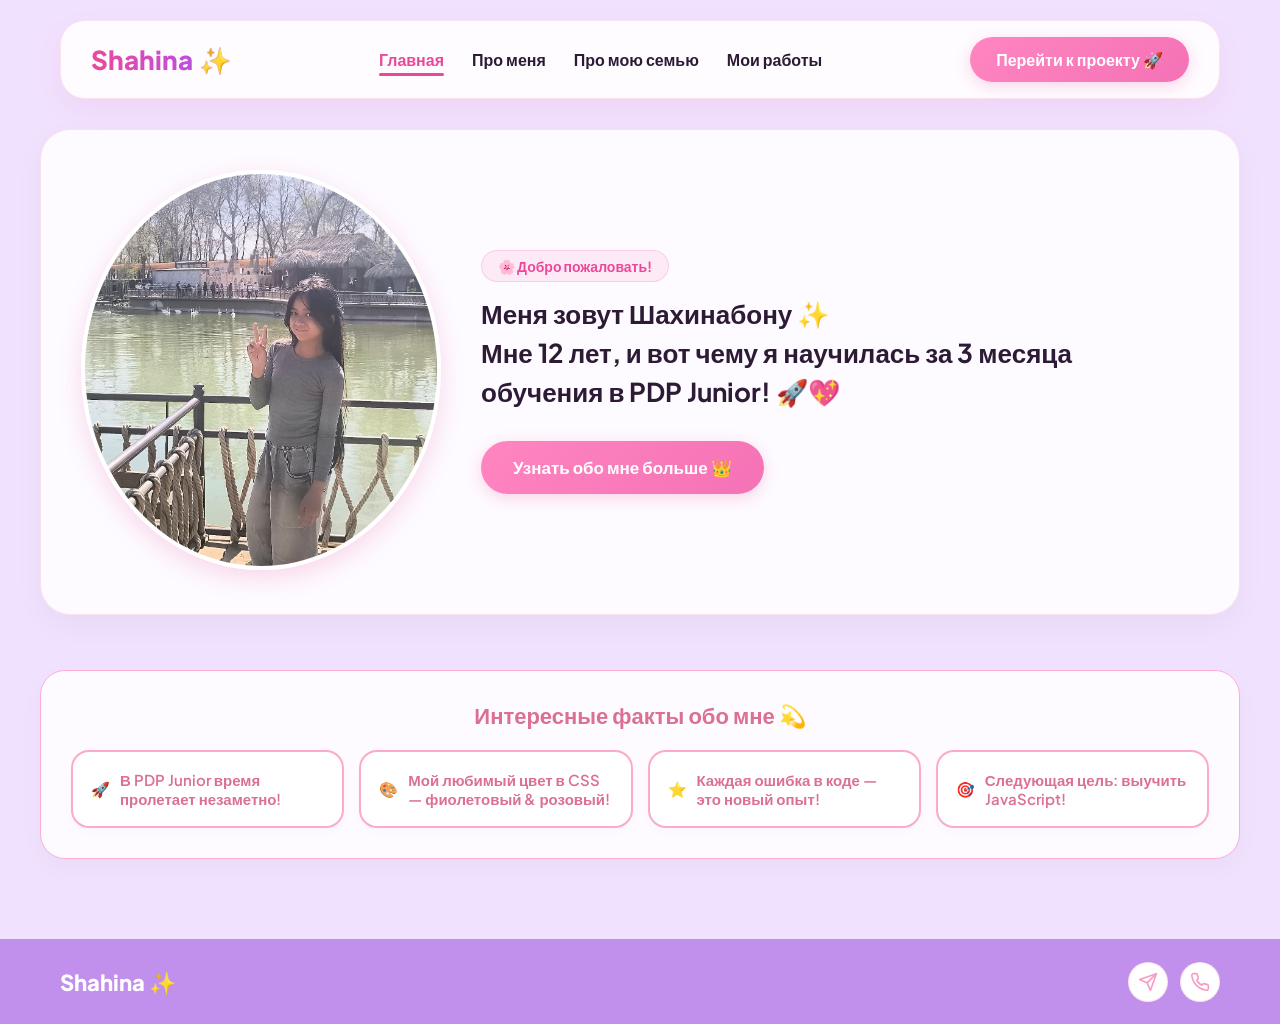
<file: index.html>
<!DOCTYPE html>
<html lang="ru">

<head>
    <meta charset="UTF-8">
    <meta name="viewport" content="width=device-width, initial-scale=1.0">
    <title>Портфолио | Шахина ✨</title>
    <link rel="stylesheet" href="style.css">
</head>

<body>
    <header>
        <div class="container">
            <nav class="navbar">
                <a class="logo" href="index.html">Shahina <span class="sparkle-icon">✨</span></a>
                <ul class="nav_links">
                    <li><a href="index.html" class="nav_link active">Главная</a></li>
                    <li><a href="about.html" class="nav_link">Про меня</a></li>
                    <li><a href="family.html" class="nav_link">Про мою семью</a></li>
                    <li><a href="works.html" class="nav_link">Мои работы</a></li>
                </ul>
                <a href="https://flowers-loyiham.netlify.app/" target="_blank" class="btn">Перейти к проекту 🚀</a>
            </nav>
        </div>

        <section class="hero-section container">
            <div class="hero-content">
                <div class="hero-img-wrapper">
                    <img class="hero-img animate-float" src="shahina.png" alt="Шахина">
                    <div class="glow-ring"></div>
                </div>
                <div class="hero-text">
                    <div class="badge">🌸 Добро пожаловать!</div>
                    <h1 class="title3">
                        Меня зовут <span class="highlight">Шахинабону</span> ✨<br>
                        Мне 12 лет, и вот чему я научилась за 3 месяца обучения в PDP Junior! 🚀💖
                    </h1>
                    <a href="about.html" class="btn btn-large">Узнать обо мне больше 👑</a>
                </div>
            </div>
        </section>

        <div class="cards2 container">
            <h2 class="fact-header">Интересные факты обо мне 💫</h2>
            <div class="facts-grid">
                <div class="fact-item"><span class="fact-emoji">🚀</span> В PDP Junior время пролетает незаметно!</div>
                <div class="fact-item"><span class="fact-emoji">🎨</span> Мой любимый цвет в CSS — фиолетовый & розовый!
                </div>
                <div class="fact-item"><span class="fact-emoji">⭐️</span> Каждая ошибка в коде — это новый опыт!</div>
                <div class="fact-item"><span class="fact-emoji">🎯</span> Следующая цель: выучить JavaScript!</div>
            </div>
        </div>
    </header>

    <footer class="footer">
        <div class="footer-container">
            <div class="footer-logo">Shahina ✨</div>
            <div class="footer-socials">
                <a href="https://t.me/shahisha_papinadocha" target="_blank" rel="noopener noreferrer"
                    class="social-icon telegram" title="Telegram">
                    <svg xmlns="http://www.w3.org/2000/svg" width="20" height="20" viewBox="0 0 24 24" fill="none"
                        stroke="currentColor" stroke-width="2" stroke-linecap="round" stroke-linejoin="round">
                        <line x1="22" y1="2" x2="11" y2="13"></line>
                        <polygon points="22 2 15 22 11 13 2 9 22 2"></polygon>
                    </svg>
                </a>
                <a href="tel:+998776643979" class="social-icon phone" title="Позвонить">
                    <svg xmlns="http://www.w3.org/2000/svg" width="20" height="20" viewBox="0 0 24 24" fill="none"
                        stroke="currentColor" stroke-width="2" stroke-linecap="round" stroke-linejoin="round">
                        <path
                            d="M22 16.92v3a2 2 0 0 1-2.18 2 19.79 19.79 0 0 1-8.63-3.07 19.5 19.5 0 0 1-6-6 19.79 19.79 0 0 1-3.07-8.67A2 2 0 0 1 4.11 2h3a2 2 0 0 1 2 1.72 12.84 12.84 0 0 0 .7 2.81 2 2 0 0 1-.45 2.11L8.09 9.91a16 16 0 0 0 6 6l1.27-1.27a2 2 0 0 1 2.11-.45 12.84 12.84 0 0 0 2.81.7A2 2 0 0 1 22 16.92z">
                        </path>
                    </svg>
                </a>
            </div>
        </div>
    </footer>
</body>

</html>
</file>
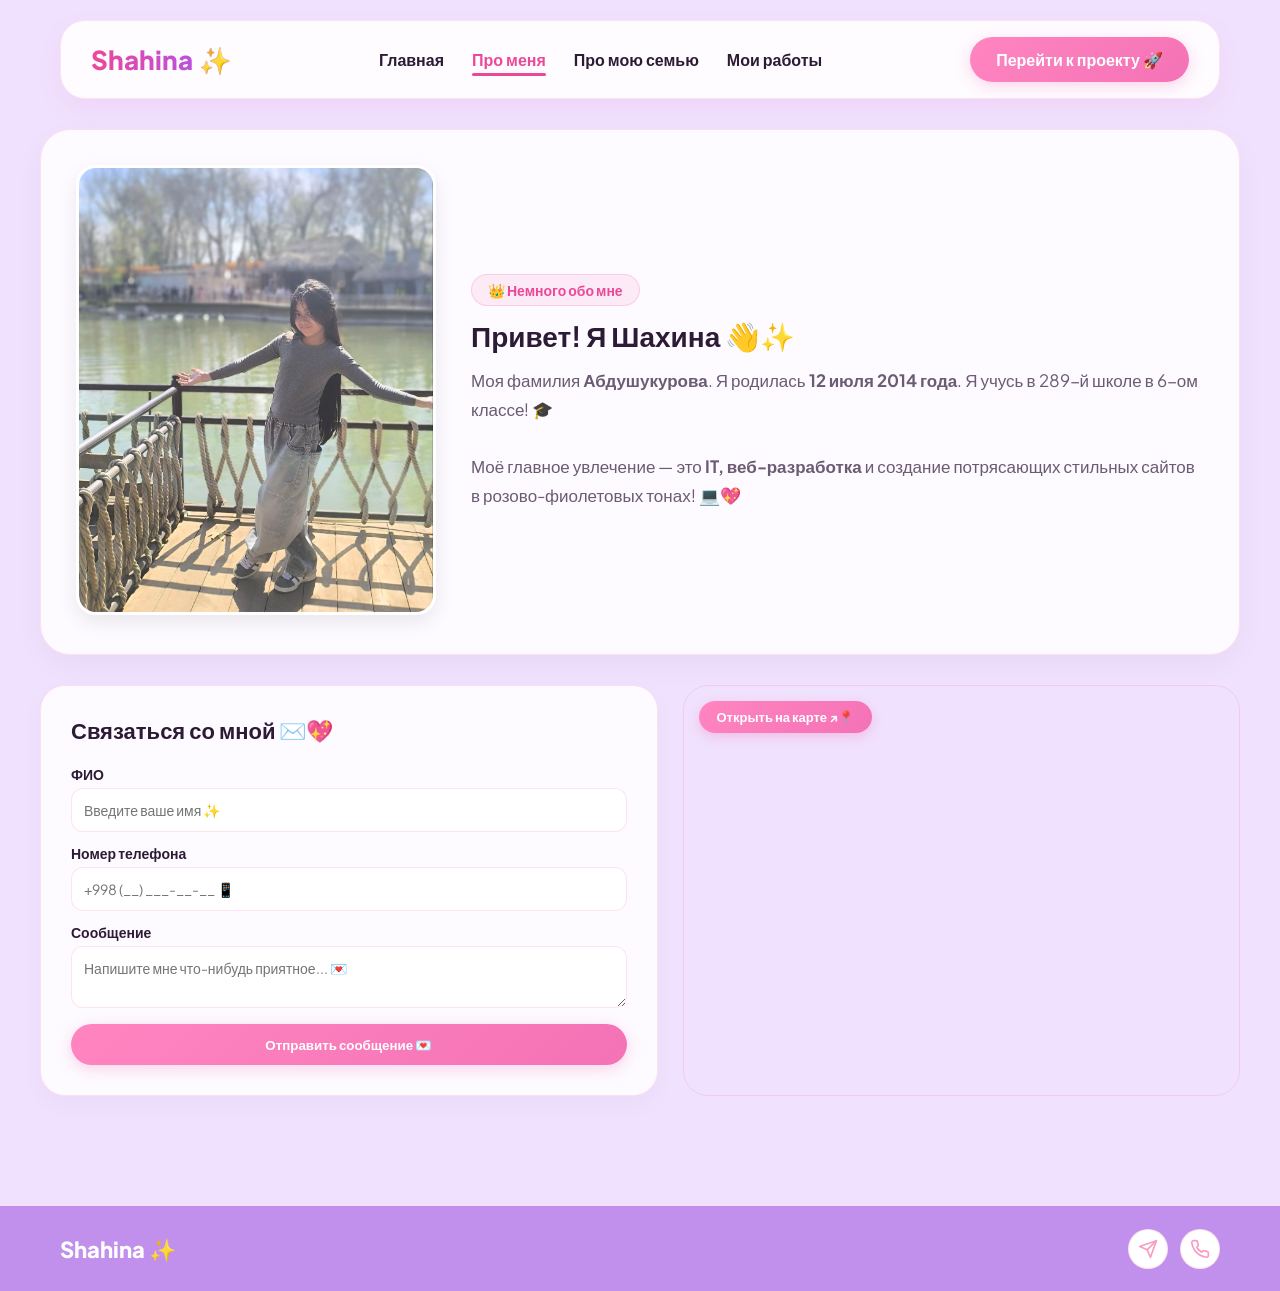
<file: about.html>
<!DOCTYPE html>
<html lang="ru">
<head>
    <meta charset="UTF-8">
    <meta name="viewport" content="width=device-width, initial-scale=1.0">
    <title>Про меня | Шахина ✨</title>
    <link rel="stylesheet" href="style.css">
</head>
<body>
    <header>
        <div class="container">
            <nav class="navbar">
                <a class="logo" href="index.html">Shahina <span class="sparkle-icon">✨</span></a>
                <ul class="nav_links">
                    <li><a href="index.html" class="nav_link">Главная</a></li>
                    <li><a href="about.html" class="nav_link active">Про меня</a></li>
                    <li><a href="family.html" class="nav_link">Про мою семью</a></li>
                    <li><a href="works.html" class="nav_link">Мои работы</a></li>
                </ul>
                <a href="https://flowers-loyiham.netlify.app/" target="_blank" class="btn">Перейти к проекту 🚀</a>
            </nav>
        </div>

        <section class="about-section container">
            <div class="about-card">
                <div class="about-img-box">
                    <img class="img2" src="img.png" alt="Shahina">
                </div>
                <div class="about-text-box">
                    <div class="badge">👑 Немного обо мне</div>
                    <h2 class="title5">Привет! Я Шахина 👋✨</h2>
                    <p class="about-p">
                        Моя фамилия <b>Абдушукурова</b>. Я родилась <b>12 июля 2014 года</b>. 
                        Я учусь в 289-й школе в 6-ом классе! 🎓<br><br>
                        Моё главное увлечение — это <b>IT, веб-разработка</b> и создание потрясающих стильных сайтов в розово-фиолетовых тонах! 💻💖
                    </p>
                </div>
            </div>

            <div class="contact-card-container">
                <form class="contact-form">
                    <h2>Связаться со мной ✉️💖</h2>
                    
                    <div class="input-group">
                        <label>ФИО</label>
                        <input type="text" placeholder="Введите ваше имя ✨" required>
                    </div>
                    
                    <div class="input-group">
                        <label>Номер телефона</label>
                        <input type="tel" placeholder="+998 (__) ___-__-__ 📱" required>
                    </div>

                    <div class="input-group">
                        <label>Сообщение</label>
                        <textarea placeholder="Напишите мне что-нибудь приятное... 💌" required></textarea>
                    </div>

                    <button type="submit" class="btn form-btn">Отправить сообщение 💌</button>
                </form>

                <div class="contact-map">
                    <a href="https://maps.google.com" target="_blank" rel="noopener noreferrer" class="map-btn">Открыть на карте ↗️📍</a>
                    <iframe src="https://www.google.com/maps/embed?pb=!1m18!1m12!1m3!1d1998.026938210352!2d30.3141!3d59.9386!2m3!1f0!2f0!3f0!3m2!1i1024!2i768!4f13.1!3m3!1m2!1s0x0%3A0x0!2zNTnCsDU2JzE5LjAiTiAzM8KwMTgnNTAuOCJF!5e0!3m2!1sru!2s!4v1600000000000!5m2!1sru!2s" allowfullscreen="" loading="lazy"></iframe>
                </div>
            </div>
        </section>
    </header>

    <footer class="footer">
        <div class="footer-container">
            <div class="footer-logo">Shahina ✨</div>
            <div class="footer-socials">
                <a href="https://t.me/shahisha_papinadocha" target="_blank" rel="noopener noreferrer" class="social-icon telegram" title="Telegram">
                    <svg xmlns="http://www.w3.org/2000/svg" width="20" height="20" viewBox="0 0 24 24" fill="none" stroke="currentColor" stroke-width="2" stroke-linecap="round" stroke-linejoin="round"><line x1="22" y1="2" x2="11" y2="13"></line><polygon points="22 2 15 22 11 13 2 9 22 2"></polygon></svg>
                </a>
                <a href="tel:+998776643979" class="social-icon phone" title="Позвонить">
                    <svg xmlns="http://www.w3.org/2000/svg" width="20" height="20" viewBox="0 0 24 24" fill="none" stroke="currentColor" stroke-width="2" stroke-linecap="round" stroke-linejoin="round"><path d="M22 16.92v3a2 2 0 0 1-2.18 2 19.79 19.79 0 0 1-8.63-3.07 19.5 19.5 0 0 1-6-6 19.79 19.79 0 0 1-3.07-8.67A2 2 0 0 1 4.11 2h3a2 2 0 0 1 2 1.72 12.84 12.84 0 0 0 .7 2.81 2 2 0 0 1-.45 2.11L8.09 9.91a16 16 0 0 0 6 6l1.27-1.27a2 2 0 0 1 2.11-.45 12.84 12.84 0 0 0 2.81.7A2 2 0 0 1 22 16.92z"></path></svg>
                </a>
            </div>
        </div>
    </footer>
</body>
</html>
</file>
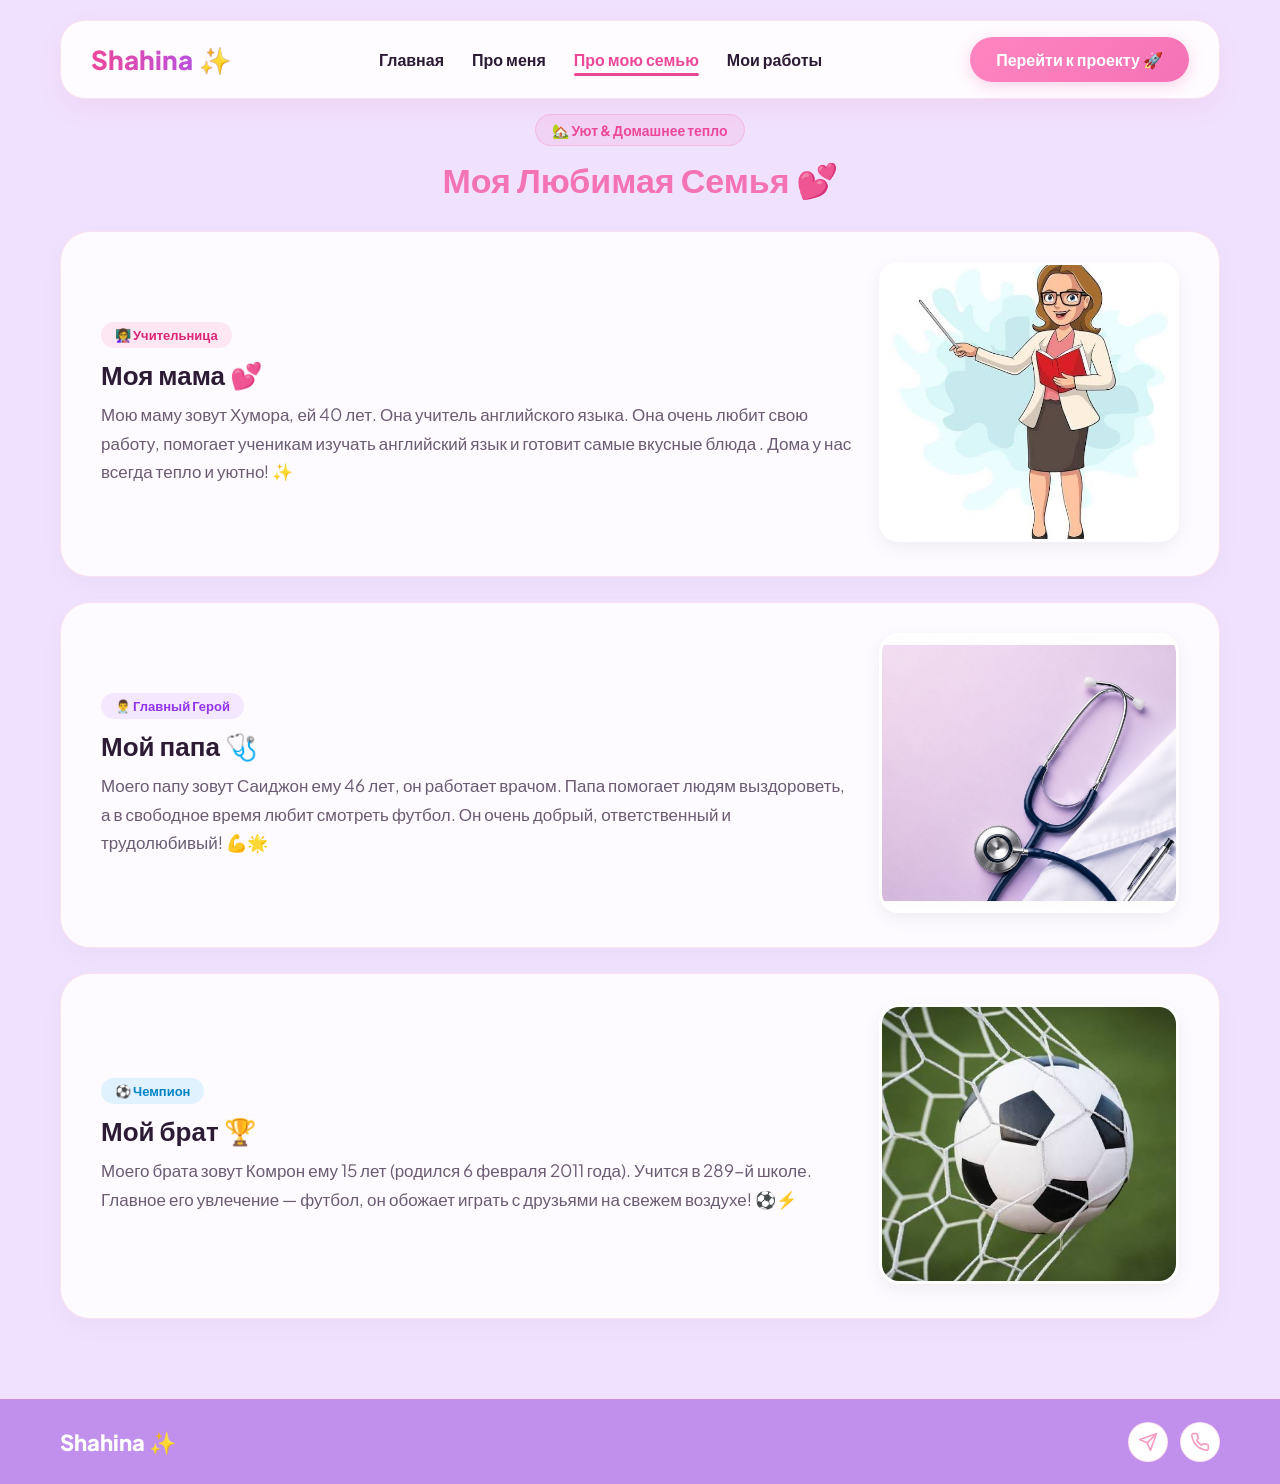
<file: family.html>
<!DOCTYPE html>
<html lang="ru">
<head>
    <meta charset="UTF-8">
    <meta name="viewport" content="width=device-width, initial-scale=1.0">
    <title>Про семью | Шахина ✨</title>
    <link rel="stylesheet" href="style.css">
</head>
<body>
    <header>
        <div class="container">
            <nav class="navbar">
                <a class="logo" href="index.html">Shahina <span class="sparkle-icon">✨</span></a>
                <ul class="nav_links">
                    <li><a href="index.html" class="nav_link">Главная</a></li>
                    <li><a href="about.html" class="nav_link">Про меня</a></li>
                    <li><a href="family.html" class="nav_link active">Про мою семью</a></li>
                    <li><a href="works.html" class="nav_link">Мои работы</a></li>
                </ul>
                <a href="https://flowers-loyiham.netlify.app/" target="_blank" class="btn">Перейти к проекту 🚀</a>
            </nav>
        </div>

        <section class="container family-section">
            <div class="section-title-box">
                <div class="badge">🏡 Уют & Домашнее тепло</div>
                <h1 class="title2">Моя Любимая Семья 💕</h1>
            </div>

            <div class="hero-wrapper animate-card">
                <div class="info">
                    <div class="card-badge pink-badge">👩‍🏫 Учительница</div>
                    <h2 class="title">Моя мама 💕</h2>
                    <p class="p-text">Мою маму зовут Хумора, ей 40 лет. Она учитель  английского языка. Она очень любит свою работу, помогает ученикам изучать английский язык и готовит самые вкусные блюда . Дома у нас всегда тепло и уютно! ✨</p>
                </div>
                <div class="img-family-wrapper">
                    <img class="img-family" src="teacher.png" alt="Мама">
                </div>
            </div>

            <div class="hero-wrapper animate-card">
                <div class="info">
                    <div class="card-badge purple-badge">👨‍⚕️ Главный Герой</div>
                    <h2 class="title">Мой папа 🩺</h2>
                    <p class="p-text">Моего папу зовут Саиджон ему 46 лет, он работает врачом. Папа помогает людям выздороветь, а в свободное время любит смотреть футбол. Он очень добрый, ответственный и трудолюбивый! 💪🌟</p>
                </div>
                <div class="img-family-wrapper">
                    <img class="img-family" src="doctor.png" alt="Папа">
                </div>
            </div>

            <div class="hero-wrapper animate-card">
                <div class="info">
                    <div class="card-badge blue-badge">⚽️ Чемпион</div>
                    <h2 class="title">Мой брат 🏆</h2>
                    <p class="p-text">Моего брата зовут Комрон ему 15 лет (родился 6 февраля 2011 года). Учится в 289-й школе. Главное его увлечение — футбол, он обожает играть с друзьями на свежем воздухе! ⚽️⚡️</p>
                </div>
                <div class="img-family-wrapper">
                    <img class="img-family" src="ball.png" alt="Брат">
                </div>
            </div>
        </section>
    </header>

    <footer class="footer">
        <div class="footer-container">
            <div class="footer-logo">Shahina ✨</div>
            <div class="footer-socials">
                <a href="https://t.me/shahisha_papinadocha" target="_blank" rel="noopener noreferrer" class="social-icon telegram" title="Telegram">
                    <svg xmlns="http://www.w3.org/2000/svg" width="20" height="20" viewBox="0 0 24 24" fill="none" stroke="currentColor" stroke-width="2" stroke-linecap="round" stroke-linejoin="round"><line x1="22" y1="2" x2="11" y2="13"></line><polygon points="22 2 15 22 11 13 2 9 22 2"></polygon></svg>
                </a>
                <a href="tel:+998776643979" class="social-icon phone" title="Позвонить">
                    <svg xmlns="http://www.w3.org/2000/svg" width="20" height="20" viewBox="0 0 24 24" fill="none" stroke="currentColor" stroke-width="2" stroke-linecap="round" stroke-linejoin="round"><path d="M22 16.92v3a2 2 0 0 1-2.18 2 19.79 19.79 0 0 1-8.63-3.07 19.5 19.5 0 0 1-6-6 19.79 19.79 0 0 1-3.07-8.67A2 2 0 0 1 4.11 2h3a2 2 0 0 1 2 1.72 12.84 12.84 0 0 0 .7 2.81 2 2 0 0 1-.45 2.11L8.09 9.91a16 16 0 0 0 6 6l1.27-1.27a2 2 0 0 1 2.11-.45 12.84 12.84 0 0 0 2.81.7A2 2 0 0 1 22 16.92z"></path></svg>
                </a>
            </div>
        </div>
    </footer>
</body>
</html>
</file>
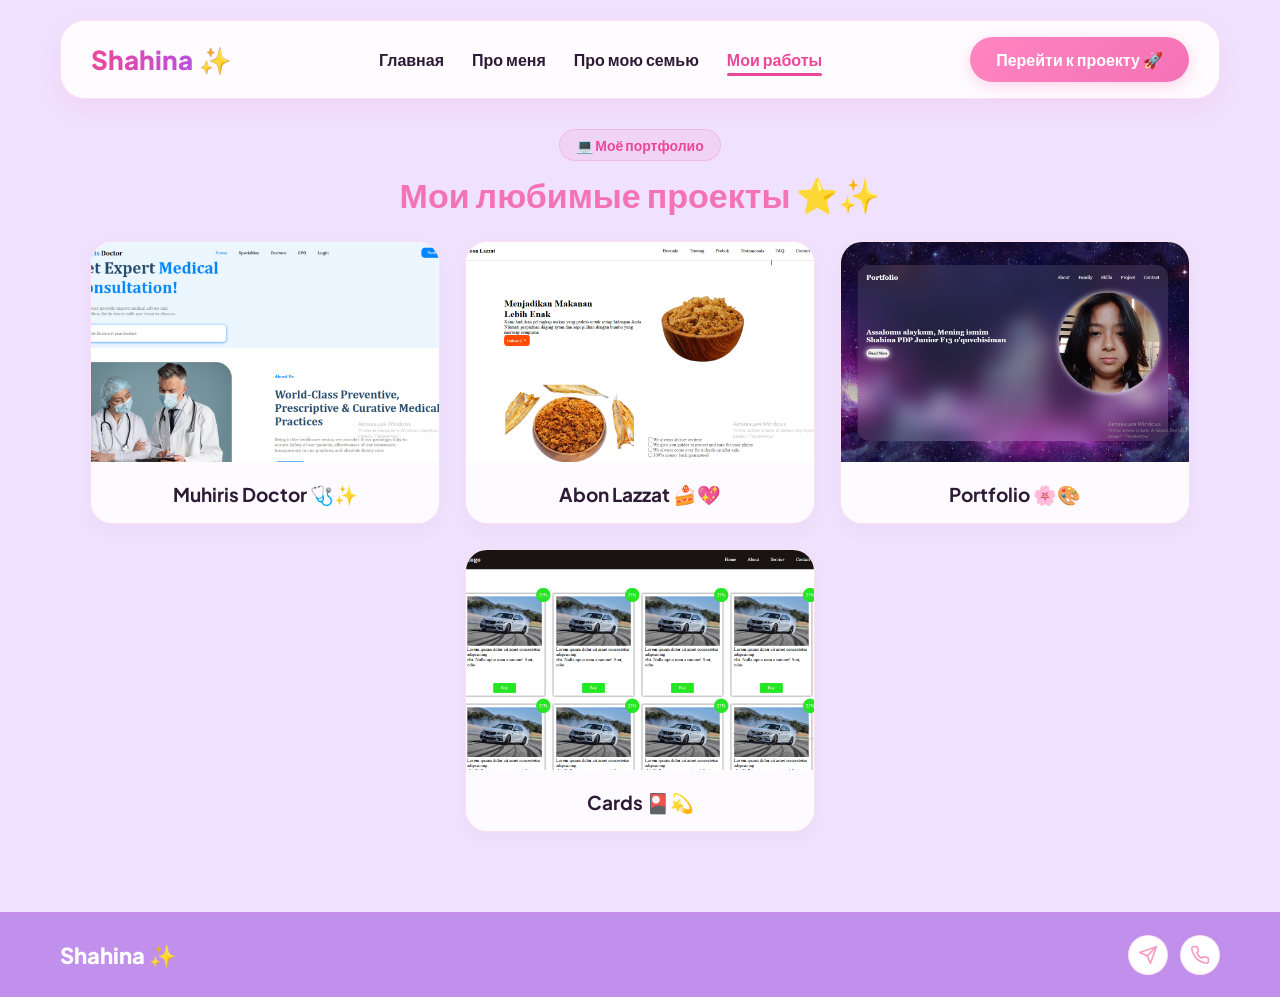
<file: works.html>
<!DOCTYPE html>
<html lang="ru">
<head>
    <meta charset="UTF-8">
    <meta name="viewport" content="width=device-width, initial-scale=1.0">
    <title>Мои работы | Шахина ✨</title>
    <link rel="stylesheet" href="style.css">
</head>
<body>
    <header>
        <div class="container">
            <nav class="navbar">
                <a class="logo" href="index.html">Shahina <span class="sparkle-icon">✨</span></a>
                <ul class="nav_links">
                    <li><a href="index.html" class="nav_link">Главная</a></li>
                    <li><a href="about.html" class="nav_link">Про меня</a></li>
                    <li><a href="family.html" class="nav_link">Про мою семью</a></li>
                    <li><a href="works.html" class="nav_link active">Мои работы</a></li>
                </ul>
                <a href="https://flowers-loyiham.netlify.app/" target="_blank" class="btn">Перейти к проекту 🚀</a>
            </nav>
        </div>
        <div class="container section-title-box" style="margin-top: 30px;">
            <div class="badge">💻 Моё портфолио</div>
            <h1 class="title2">Мои любимые проекты ⭐️✨</h1>
        </div>
        <div class="cards container">
            <div class="works-cards">
                <a href="./4-dars/" style="text-decoration: none;">
                    <div class="work-card">
                        <img class="img6" src="work1.png" alt="Muhiris Doctor">
                        <h2 class="work-title">Muhiris Doctor 🩺✨</h2>
                    </div>
                </a>
            </div>
            <div class="works-cards">
                <a href="./4-dars vazifa/" style="text-decoration: none;">
                    <div class="work-card">
                        <img class="img6" src="work2.png" alt="Abon Lazzat">
                        <h2 class="work-title">Abon Lazzat 🍰💖</h2>
                    </div>
                </a>
            </div>
            <div class="works-cards">
                <a href="./5-dars/" style="text-decoration: none;">
                    <div class="work-card">
                        <img class="img6" src="work3.png" alt="Portfolio">
                        <h2 class="work-title">Portfolio 🌸🎨</h2>
                    </div>
                </a>
            </div>
            <div class="works-cards">
                <a href="./6-dars/" style="text-decoration: none;">
                    <div class="work-card">
                        <img class="img6" src="work4.png" alt="Cards">
                        <h2 class="work-title">Cards 🎴💫</h2>
                    </div>
                </a>
            </div>
        </div>
    </header>
    <footer class="footer">
        <div class="footer-container">
            <div class="footer-logo">Shahina ✨</div>
            <div class="footer-socials">
                <a href="https://t.me/shahisha_papinadocha" target="_blank" rel="noopener noreferrer" class="social-icon telegram" title="Telegram">
                    <svg xmlns="http://www.w3.org/2000/svg" width="20" height="20" viewBox="0 0 24 24" fill="none" stroke="currentColor" stroke-width="2" stroke-linecap="round" stroke-linejoin="round"><line x1="22" y1="2" x2="11" y2="13"></line><polygon points="22 2 15 22 11 13 2 9 22 2"></polygon></svg>
                </a>
                <a href="tel:+998776643979" class="social-icon phone" title="Позвонить">
                    <svg xmlns="http://www.w3.org/2000/svg" width="20" height="20" viewBox="0 0 24 24" fill="none" stroke="currentColor" stroke-width="2" stroke-linecap="round" stroke-linejoin="round"><path d="M22 16.92v3a2 2 0 0 1-2.18 2 19.79 19.79 0 0 1-8.63-3.07 19.5 19.5 0 0 1-6-6 19.79 19.79 0 0 1-3.07-8.67A2 2 0 0 1 4.11 2h3a2 2 0 0 1 2 1.72 12.84 12.84 0 0 0 .7 2.81 2 2 0 0 1-.45 2.11L8.09 9.91a16 16 0 0 0 6 6l1.27-1.27a2 2 0 0 1 2.11-.45 12.84 12.84 0 0 0 2.81.7A2 2 0 0 1 22 16.92z"></path></svg>
                </a>
            </div>
        </div>
    </footer>
</body>
</html>
</file>
<file: style.css>
@import url('https://fonts.googleapis.com/css2?family=Plus+Jakarta+Sans:wght@400;600;700;800&display=swap');

:root {
  --bg-gradient: linear-gradient(135deg, #fff5f8 0%, #f7f0ff 50%, #fff0f5 100%);
  --card-bg: rgba(255, 255, 255, 0.85);
  --card-border: rgba(244, 114, 182, 0.2);

  --primary-pink: #ec4899;
  --soft-pink: #f472b6;
  --accent-purple: #f0e1fe;
  --dark-text: #2d1b36;
  --muted-text: #6b5b73;

  --gradient-btn: linear-gradient(135deg, #ff85c0 0%, #f472b6 100%);
  --gradient-btn-hover: linear-gradient(135deg, #f472b6 0%, #e879f9 100%);
  --text-gradient: linear-gradient(90deg, #ec4899, #a855f7);
}

* {
  padding: 0;
  margin: 0;
  box-sizing: border-box;
  font-family: 'Plus Jakarta Sans', 'Segoe UI', sans-serif;
}

body {
  background: var(--accent-purple);
  background-attachment: fixed;
  color: var(--dark-text);
  overflow-x: hidden;
  min-height: 100vh;
}

.container {
  max-width: 1200px;
  margin: 0 auto;
  padding: 0 20px;
}

header {
  padding-bottom: 30px;
}

.navbar {
  padding: 16px 30px;
  margin-top: 20px;
  display: flex;
  align-items: center;
  justify-content: space-between;
  background: rgba(255, 255, 255, 0.9);
  backdrop-filter: blur(15px);
  border: 1px solid var(--card-border);
  border-radius: 25px;
  box-shadow: 0 10px 25px rgba(236, 72, 153, 0.08);
}

.logo {
  text-decoration: none;
  font-size: 26px;
  font-weight: 800;
  background: var(--text-gradient);
  -webkit-background-clip: text;
  -webkit-text-fill-color: transparent;
  display: flex;
  align-items: center;
  gap: 6px;
  transition: transform 0.3s ease;
}

.logo:hover {
  transform: scale(1.03);
}

.sparkle-icon {
  -webkit-text-fill-color: initial;
}

.nav_links {
  display: flex;
  gap: 28px;
  list-style: none;
}

.nav_link {
  color: var(--dark-text);
  text-decoration: none;
  font-size: 16px;
  font-weight: 600;
  position: relative;
  padding: 6px 0;
  transition: all 0.3s ease;
}

.nav_link:hover,
.nav_link.active {
  color: var(--primary-pink);
}

.nav_link::after {
  content: '';
  position: absolute;
  bottom: 0;
  left: 0;
  width: 0%;
  height: 3px;
  background: var(--primary-pink);
  border-radius: 10px;
  transition: width 0.3s ease;
}

.nav_link:hover::after,
.nav_link.active::after {
  width: 100%;
}

.badge {
  display: inline-block;
  padding: 6px 16px;
  background: rgba(244, 114, 182, 0.12);
  border: 1px solid rgba(244, 114, 182, 0.25);
  border-radius: 20px;
  color: var(--primary-pink);
  font-size: 14px;
  font-weight: 700;
  margin-bottom: 12px;
}

.card-badge {
  display: inline-block;
  padding: 5px 14px;
  border-radius: 15px;
  font-weight: 700;
  font-size: 13px;
  margin-bottom: 10px;
}

.pink-badge {
  background: #fce7f3;
  color: #db2777;
}

.purple-badge {
  background: #f3e8ff;
  color: #9333ea;
}

.blue-badge {
  background: #e0f2fe;
  color: #0284c7;
}


.btn {
  display: inline-block;
  background: var(--gradient-btn);
  padding: 12px 26px;
  color: white;
  border-radius: 50px;
  text-decoration: none;
  font-weight: 700;
  box-shadow: 0 4px 15px rgba(244, 114, 182, 0.3);
  transition: all 0.3s ease;
  border: none;
  cursor: pointer;
}

.btn:hover {
  background: var(--gradient-btn-hover);
  transform: translateY(-2px);
  box-shadow: 0 6px 20px rgba(244, 114, 182, 0.4);
}

.btn-large {
  padding: 15px 32px;
  font-size: 17px;
  margin-top: 10px;
}


.hero-section {
  padding: 30px 0;
}

.hero-content {
  display: flex;
  align-items: center;
  gap: 40px;
  background: var(--card-bg);
  backdrop-filter: blur(15px);
  border: 1px solid var(--card-border);
  border-radius: 30px;
  padding: 40px;
  box-shadow: 0 10px 30px rgba(0, 0, 0, 0.04);
}

.hero-img-wrapper {
  position: relative;
  flex-shrink: 0;
}

.hero-img {
  width: 360px;
  height: 400px;
  border-radius: 50%;
  object-fit: cover;
  border: 4px solid #fff;
  box-shadow: 0 8px 25px rgba(236, 72, 153, 0.2);
}

.animate-float {
  animation: float 4s ease-in-out infinite;
}

@keyframes float {

  0%,
  100% {
    transform: translateY(0);
  }

  50% {
    transform: translateY(-10px);
  }
}

.title3 {
  color: var(--dark-text);
  font-size: 26px;
  line-height: 1.5;
  margin-bottom: 20px;
}

der .highlight {
  background: var(--text-gradient);
  -webkit-background-clip: text;
  -webkit-text-fill-color: transparent;
  font-weight: 800;
}


.cards2 {
  background: var(--card-bg);
  backdrop-filter: blur(15px);
  border: 1px solid rgb(251, 173, 212);
  padding: 30px;
  border-radius: 25px;
  margin-top: 25px;
  box-shadow: 0 8px 25px rgba(0, 0, 0, 0.03);
}

.fact-header {
  text-align: center;
  font-size: 22px;
  margin-bottom: 20px;
  color: palevioletred;
}

.facts-grid {
  display: grid;
  grid-template-columns: repeat(auto-fit, minmax(230px, 1fr));
  gap: 15px;
}

.fact-item {
  background: #fff;
  border: 2px solid rgb(252, 170, 200);
  padding: 18px;
  border-radius: 18px;
  font-size: 15px;
  font-weight: 600;
  color: palevioletred;
  transition: all 0.3s ease;
  display: flex;
  align-items: center;
  gap: 10px;
  box-shadow: 0 4px 12px rgba(0, 0, 0, 0.02);
}

.fact-item:hover {
  transform: translateY(-3px);
  border-color: var(--soft-pink);
  box-shadow: 0 6px 18px rgba(244, 114, 182, 0.15);
}



.about-section {
  padding: 30px 0;
}

.about-card {
  background: var(--card-bg);
  backdrop-filter: blur(15px);
  border: 1px solid var(--card-border);
  padding: 35px;
  border-radius: 30px;
  display: flex;
  align-items: center;
  gap: 35px;
  margin-bottom: 30px;
  box-shadow: 0 10px 30px rgba(0, 0, 0, 0.04);
}

.img2 {
  width: 360px;
  height: 450px;
  border-radius: 20px;
  object-fit: cover;
  border: 3px solid #fff;
  box-shadow: 0 8px 20px rgba(0, 0, 0, 0.08);
}

.about-text-box h2 {
  font-size: 28px;
  color: var(--dark-text);
  margin-bottom: 12px;
}

.about-p {
  font-size: 17px;
  line-height: 1.7;
  color: var(--muted-text);
}

.contact-card-container {
  display: flex;
  gap: 25px;
}

.contact-form {
  flex: 1;
  background: var(--card-bg);
  backdrop-filter: blur(15px);
  border: 1px solid var(--card-border);
  padding: 30px;
  border-radius: 25px;
  box-shadow: 0 8px 25px rgba(0, 0, 0, 0.03);
  display: flex;
  flex-direction: column;
  gap: 12px;
}

.contact-form h2 {
  color: var(--dark-text);
  font-size: 22px;
  margin-bottom: 8px;
}

.input-group label {
  display: block;
  font-weight: 600;
  color: var(--dark-text);
  margin-bottom: 5px;
  font-size: 14px;
}

.contact-form input,
.contact-form textarea {
  width: 100%;
  padding: 12px;
  background: #fff;
  border: 1px solid rgba(244, 114, 182, 0.2);
  border-radius: 12px;
  font-size: 14px;
  color: var(--dark-text);
  outline: none;
  transition: all 0.3s ease;
}

.contact-form input:focus,
.contact-form textarea:focus {
  border-color: var(--soft-pink);
  box-shadow: 0 0 10px rgba(244, 114, 182, 0.2);
}

.contact-map {
  flex: 1;
  position: relative;
  border-radius: 25px;
  overflow: hidden;
  border: 1px solid var(--card-border);
  min-height: 350px;
}

.contact-map iframe {
  width: 100%;
  height: 100%;
  border: 0;
}

.map-btn {
  position: absolute;
  top: 15px;
  left: 15px;
  background: var(--gradient-btn);
  color: white;
  padding: 8px 18px;
  border-radius: 18px;
  text-decoration: none;
  font-weight: 700;
  font-size: 13px;
  box-shadow: 0 4px 12px rgba(244, 114, 182, 0.3);
  z-index: 2;
  transition: 0.3s;
}

.map-btn:hover {
  transform: translateY(-2px);
}


.family-section {
  padding-top: 15px;
  display: flex;
  flex-direction: column;
  gap: 25px;
}

.section-title-box {
  text-align: center;
  margin-bottom: 5px;
}

.title2 {
  color: var(--soft-pink);
  font-size: 34px;
  font-weight: 800;
}

.hero-wrapper {
  background: var(--card-bg);
  backdrop-filter: blur(15px);
  border: 1px solid var(--card-border);
  border-radius: 30px;
  padding: 30px 40px;
  display: flex;
  align-items: center;
  justify-content: space-between;
  gap: 25px;
  transition: all 0.3s ease;
  box-shadow: 0 8px 25px rgba(0, 0, 0, 0.03);
}

.hero-wrapper:hover {
  transform: translateY(-4px);
  border-color: var(--soft-pink);
  box-shadow: 0 12px 30px rgba(244, 114, 182, 0.15);
}

.info .title {
  color: var(--dark-text);
  font-size: 26px;
  margin-bottom: 8px;
}

.p-text {
  color: var(--muted-text);
  font-size: 17px;
  line-height: 1.7;
}

.img-family {
  width: 300px;
  height: 280px;
  border-radius: 20px;
  object-fit: cover;
  border: 3px solid #fff;
  box-shadow: 0 6px 18px rgba(0, 0, 0, 0.06);
}


.cards {
  display: flex;
  flex-wrap: wrap;
  justify-content: center;
  gap: 25px;
  margin-top: 25px;
}

.works-cards {
  width: 350px;
}

.work-card {
  background: var(--card-bg);
  backdrop-filter: blur(15px);
  border: 1px solid var(--card-border);
  border-radius: 22px;
  overflow: hidden;
  transition: all 0.3s ease;
  box-shadow: 0 6px 20px rgba(0, 0, 0, 0.03);
}

.work-card:hover {
  transform: translateY(-6px);
  border-color: var(--soft-pink);
  box-shadow: 0 10px 25px rgba(244, 114, 182, 0.2);
}

.img6 {
  width: 100%;
  height: 220px;
  object-fit: cover;
}

.work-title {
  width: 100%;
  color: var(--dark-text);
  padding: 16px;
  text-align: center;
  font-size: 19px;
  font-weight: 700;
}


.footer {
  background: #c090ec;
  border-top: 1px solid var(--card-border);
  padding: 22px 0;
  margin-top: 50px;
}

.footer-container {
  max-width: 1200px;
  margin: 0 auto;
  padding: 0 20px;
  display: flex;
  justify-content: space-between;
  align-items: center;
}

.footer-logo {
  font-size: 22px;
  font-weight: 800;
  color: white;

}

.footer-logo:hover {
  content: "";
  transform: translateY(-5px);
  transition: 0.4s;
}

.footer-socials {
  display: flex;
  gap: 12px;
}

.social-icon {
  display: flex;
  align-items: center;
  justify-content: center;
  width: 40px;
  height: 40px;
  border-radius: 50%;
  background: #fff;
  border: 1px solid var(--card-border);
  color: rgb(247, 157, 195);
  text-decoration: none;
  transition: all 0.3s ease;
}

.social-icon:hover {
  background: var(--gradient-btn);
  color: white;
  transform: translateY(-3px);
  box-shadow: 0 4px 12px rgb(236, 170, 236)
}

@media (max-width: 850px) {
  .navbar {
    flex-direction: column;
    gap: 12px;
  }

  .hero-content,
  .about-card,
  .hero-wrapper {
    flex-direction: column;
    text-align: center;
  }

  .contact-card-container {
    flex-direction: column;
  }

  .img2,
  .img-family {
    width: 100%;
    height: auto;
  }
}
</file>
